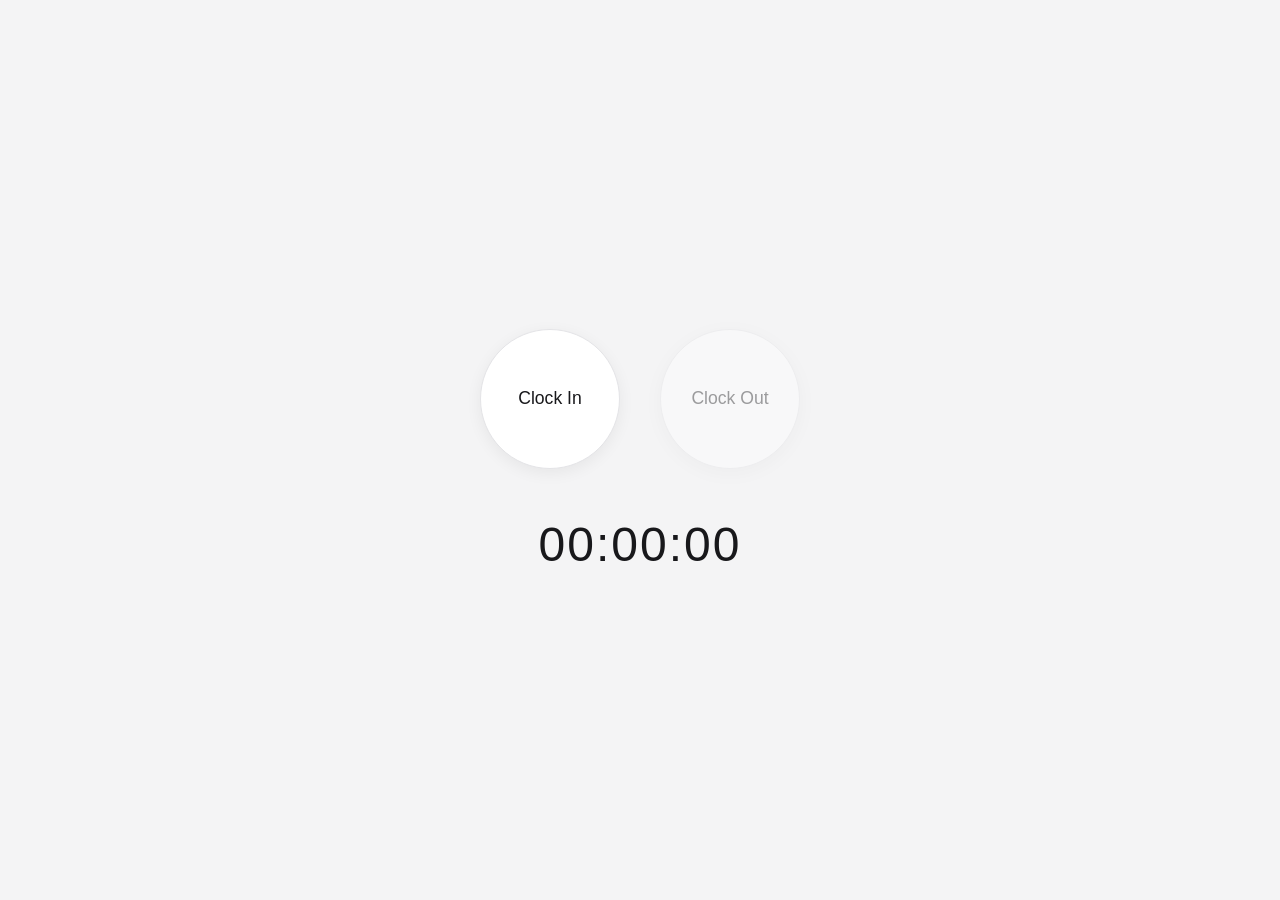
<file: lockin/index.html>
<!DOCTYPE html>
<html lang="en">
<head>
  <meta charset="UTF-8" />
  <meta name="viewport" content="width=device-width, initial-scale=1.0" />
  <title>Clock In</title>
  <link rel="stylesheet" href="style.css" />
</head>
<body>
  <main>
    <div class="buttons">
      <button id="clockIn" class="circle">Clock In</button>
      <button id="clockOut" class="circle" disabled>Clock Out</button>
    </div>
    <div id="timer" class="timer">00:00:00</div>
  </main>
  <script src="script.js"></script>
</body>
</html>
</file>
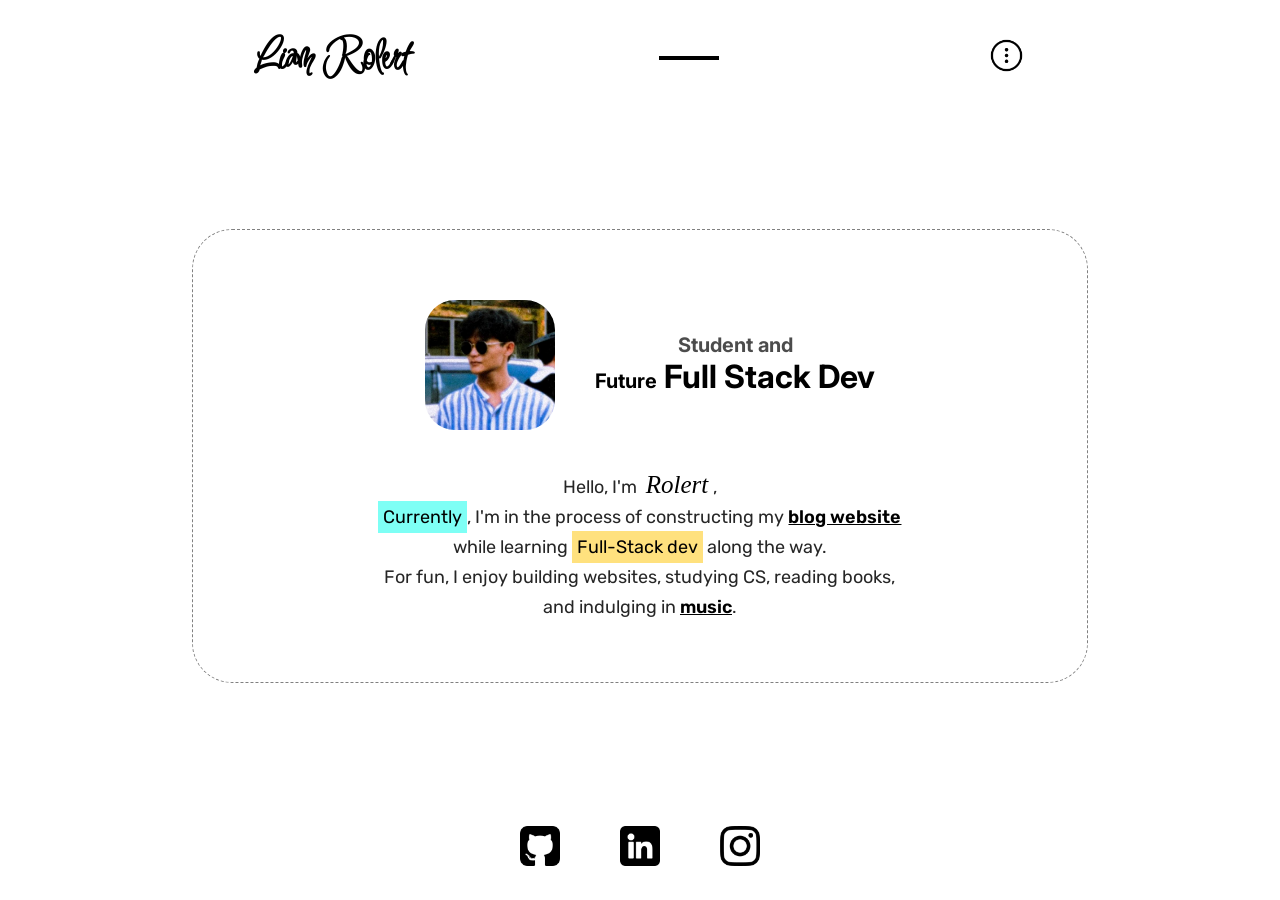
<file: rolert.github.io/index.html>
<!DOCTYPE html>
<html lang="en">
<head>
  <meta charset="UTF-8">
  <meta name="viewport" content="width=device-width, initial-scale=1.0">
  <meta property="og:type" content="website">
  <meta property="og:url" content="https://irrssue.github.io/"> 
  <meta property="og:title" content="Irrssue">
  <meta property="og:description" content="Teenage web developer from the USA">

  <title>Irrssue</title>

  <link rel="icon" href="img/glass-icon.png">


  <link rel="stylesheet" href="main.css">
  <link rel="stylesheet" href="css/navbar.css">
  <link rel="stylesheet" href="css/hero.css">
  <link rel="stylesheet" href="css/social.css">
  <link rel="stylesheet" href="css/dropdown.css">
  <link rel="stylesheet" href="landingpage.css">
  <link rel="stylesheet" href="media/phonescreen.css">
</head>
<body>
  <div class="root">

    <h1 class="landing-text" id="hiText">hello</h1>

    <!-- <h1 class="root__h1">Hi</h1> -->

    <div class="navbar">
      <div class="navbar__logo">
        <h3 class="navbar__logo__h3">Liam Rolert</h3>
      </div>

      <div class="dot"></div>

      <div class="navbar__item">
        <li class="navbar__item-li dropdown">
          <a href="#" class="navbar__item-link"><img src="img/icons/menu.png" alt="Menu Icon" class="navbar__item-img"></a>
          <div class="dropdown-content">
            <a href="mycreations.html" class="navbar__item-link">My Creations</a>
            <a href="https://irrssue.webflow.io" class="navbar__item-link" title="my blog website">Blogs</a>
            <a href="mailto:irrssue@gmail.com" title="This will goes to my email" >Contact Me</a>
          </div>
        </li>
      </div>
    </div>


    <div class="hero">
      <div class="hero__top">
        <img src="img/irrssue.jpeg" alt="Irrssue Profile" class="hero__profile">
        <h1 class="hero__heading">
          <span class="small-text block">Student and </span>
          <div><span class="small-text darken">Future</span> <span class="nowarp">Full Stack</span> Dev</div>
        </h1>
      </div>

      <div class="hero__bottom">
        <div class="hero__bottom-text">
          <p class="hero__bottom_text-first">Hello, I'm <span class="name">Rolert</span>,</p>
          <p class="hero__bottom_text-second"><mark>Currently</mark>, I'm in the process of constructing my <a href="https://www.rolertnotes.com" class="link underline">blog website</a> while learning <mark id="mark2">Full-Stack dev</mark> along the way.</p>
          <p class="hero__bottom_text-third">For fun, I enjoy building websites, studying CS, reading books, and indulging in <a href="https://open.spotify.com/playlist/6YWrflWyfmTMghLppKzzBT?si=s-jIIYsaRE-SwYz4mpal2A" class="link underline">music</a>.</p>
        </div>
      </div>
    </div>

    <div class="social">
      <li class="social__li">
        <a href="https://github.com/irrssue" class="social__li-link">
          <img src="img/icons/github.png" alt="github icon">
        </a>
      </li>
      <li class="social__li">
        <a href="https://linkedin.com/in/irrssue" class="social__li-link">
          <img src="img/icons/linkedin.png" alt="linkedin icon">
        </a>
      </li>
      <li class="social__li">
        <a href="https://instagram.com/irrssue" class="social__li-link">
          <img src="img/icons/instagram.png" alt="instagram icon">
        </a>
      </li>
    </div>



  
  </div>
  <script>
    // Hide the text after a delay
    setTimeout(() => {
      const hiText = document.getElementById('hiText');
      hiText.style.opacity = 0; // Start opacity transition
      setTimeout(() => {
        hiText.remove(); // Remove element after opacity transition
      }, 700);
    }, 700);
      // Close the dropdown menu when clicking outside of it
  window.onclick = function(event) {
    if (!event.target.matches('.navbar__item-link')) {
      var dropdowns = document.getElementsByClassName("dropdown-content");
      for (var i = 0; i < dropdowns.length; i++) {
        var openDropdown = dropdowns[i];
        if (openDropdown.style.display === "block") {
          openDropdown.style.display = "none";
        }
      }
    }
  }
  </script>
</body>
</html>
</file>
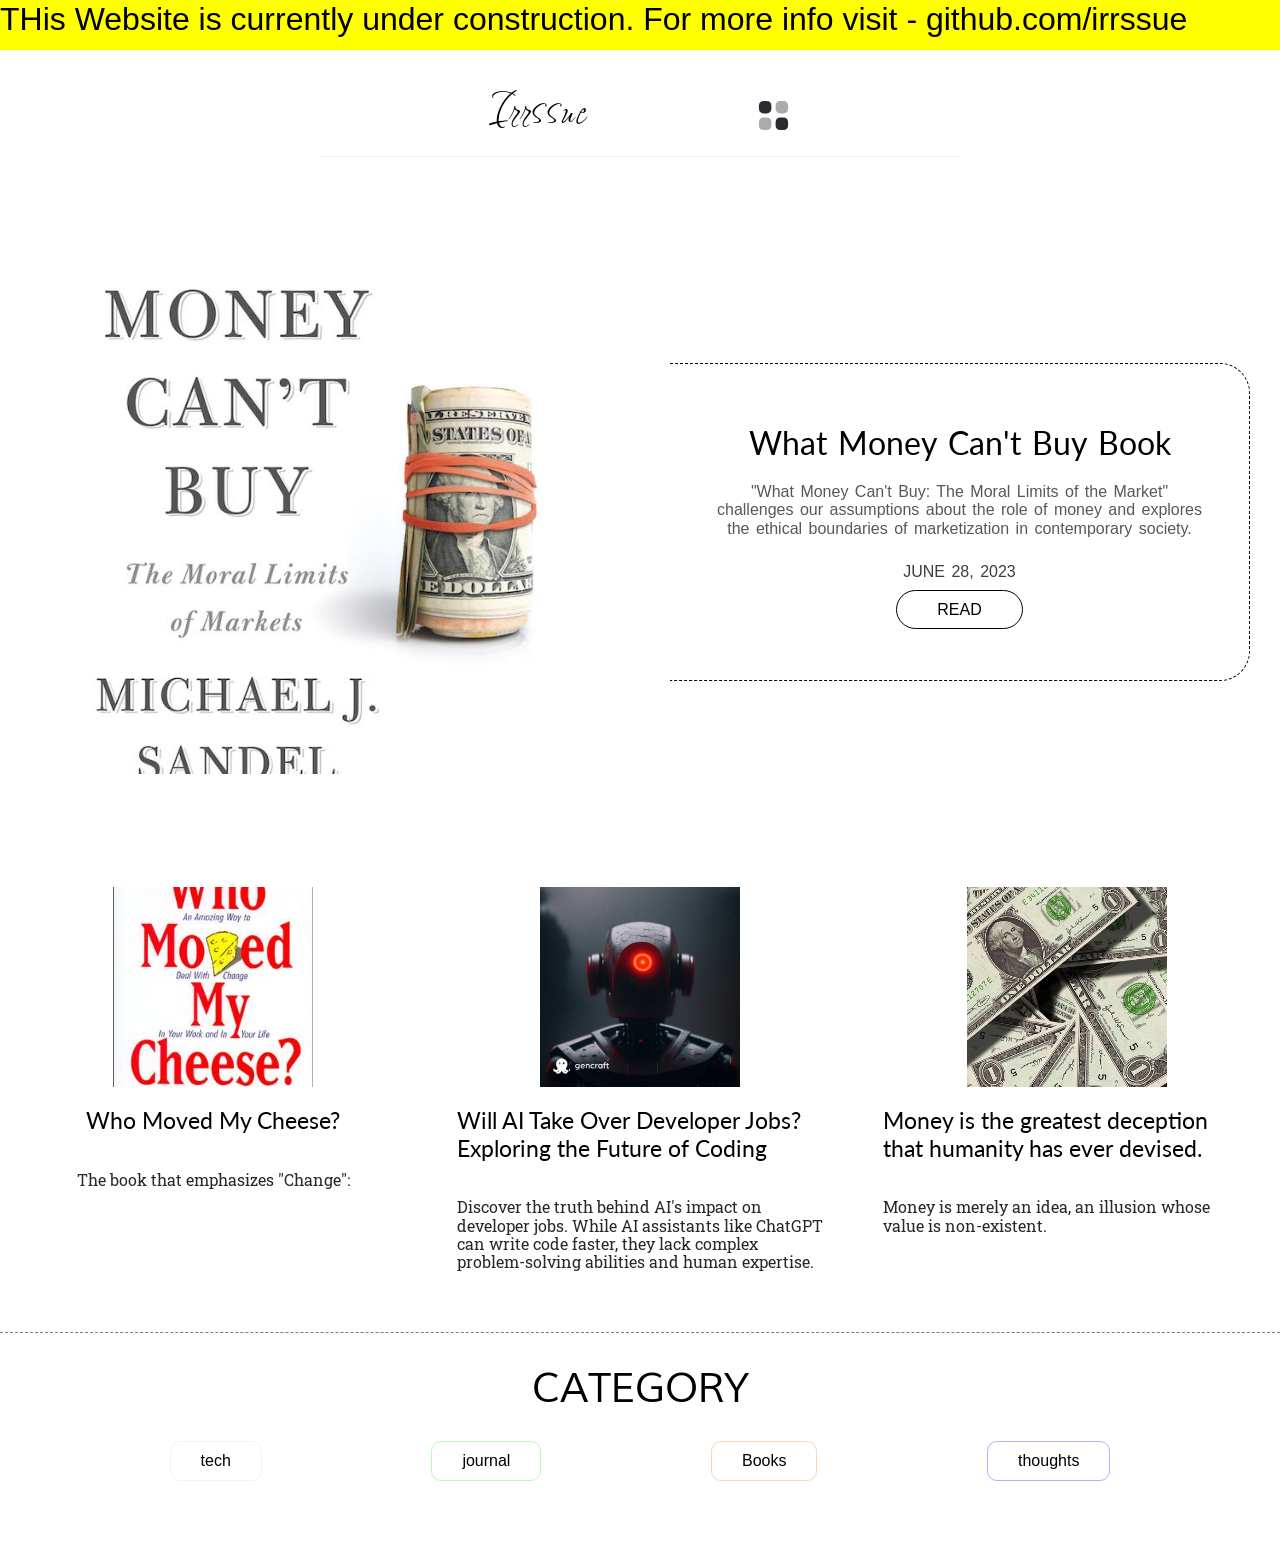
<file: rolertnotes/index.html>
<!DOCTYPE html>
<html lang="en">
<head>
  <meta charset="UTF-8">
  <meta name="viewport" content="width=device-width, initial-scale=1.0">
  <link rel="stylesheet" href="bootstrap-5.3.2-dist/css/bootstrap.css">

  <!-- I need to add website icon here -->
  <link rel="stylesheet" href="css/style.css">
  <link rel="stylesheet" href="css/navbar.css">
  <link rel="stylesheet" href="css/face.css">
  <link rel="stylesheet" href="css/blog-gallery.css">
  <link rel="stylesheet" href="css/category-gallery.css">
  <title>Rolert Notes</title>
</head>

<body>

    <div class="underconstruction">
        <h1 class="heading-info">THis Website is currently under construction. For more info visit - github.com/irrssue </h1>
    </div>

    <header class="logo">
        <a href="https://irrssue.github.io" class="logo-link">
            <h1 class="logo-text" title="my personal web">Irrssue</h1>
        </a>

        <nav class="navbar">
            <div class="menu-toggle" id="mobile-menu">
                <span class="bar"></span>
                <span class="bar"></span>
                <span class="bar"></span>
            </div>
            <div class="nav-list">
                <div class="nav-list-container"><a href="allblogs.html" class="nav-link" id="category-icon"><img src="icons/category-svgrepo-com.svg" alt="category" class="nav-icon"  title="category"></a></div>
            </div>
        </nav>
   </header>

   <div class="face">
    <a href="blogs/whatmoneycantbuy/whatmoneycantbuy.html" class="face-img"></a>
    <div class="face-body">
        <h1 class="face-body-h1">What Money Can't Buy Book</h1>
        <p class="face-body-p">
            "What Money Can't Buy: The Moral Limits of the Market" challenges our assumptions about the role of money and explores the ethical boundaries of marketization in contemporary society.
            
            <span class="date">June 28, 2023</span>
        </p>

        
        <a href="blogs/whatmoneycantbuy/whatmoneycantbuy.html" class="read-btn">Read</a>
    </div>
   </div>


   <div class="blog-gallery">
        <div class="blog">
            <div class="image-container first">
                <a href="blogs/whomovedmycheese/whomovedmycheese.html" class="link-to-blog"></a>
            </div>
            <h1 class="blog-gallery-h1">
                Who Moved My Cheese?
            </h1>
            <p class="blog-gallery-p">
                The book that emphasizes "Change":
            </p>
        </div>
        <div class="blog">
            <div class="image-container second">
                <a href="blogs/willaitakeoverjob/willaitakeoverjobs.html" class="link-to-blog"></a>
            </div>
            <h1 class="blog-gallery-h1">
                Will AI Take Over Developer Jobs? Exploring the Future of Coding
            </h1>
            <p class="blog-gallery-p">
                Discover the truth behind AI's impact on developer jobs. While AI assistants like ChatGPT can write code faster, they lack complex problem-solving abilities and human expertise. 
            </p>
        </div>
        <div class="blog">
            <div class="image-container third">
                <a href="blogs/moneythegreatestdeception/moneythegreatestdeception.html" class="link-to-blog"></a>
            </div>
            <h1 class="blog-gallery-h1">
                Money is the greatest deception that humanity has ever devised. 
            </h1>
            <p class="blog-gallery-p">
                Money is merely an idea, an illusion whose value is non-existent.
            </p>
        </div>
   </div>

   <div class="category-gallery">
    <h1 class="category-gallery-h1">category</h1>
    <div class="category-gallery-container">
        <a href="category/tech.html" class=" category category-tech">tech</a>
        <a href="category/journal.html" class=" category category-journal">journal</a>
        <a href="category/books.html" class=" category category-books">Books</a>
        <a href="category/thoughts.html" class=" category category-thoughts">thoughts</a>
    </div>
   </div>

</body>


<script src="bootstrap-5.3.2-dist/js/bootstrap.bundle.js"></script>
</html>
</file>
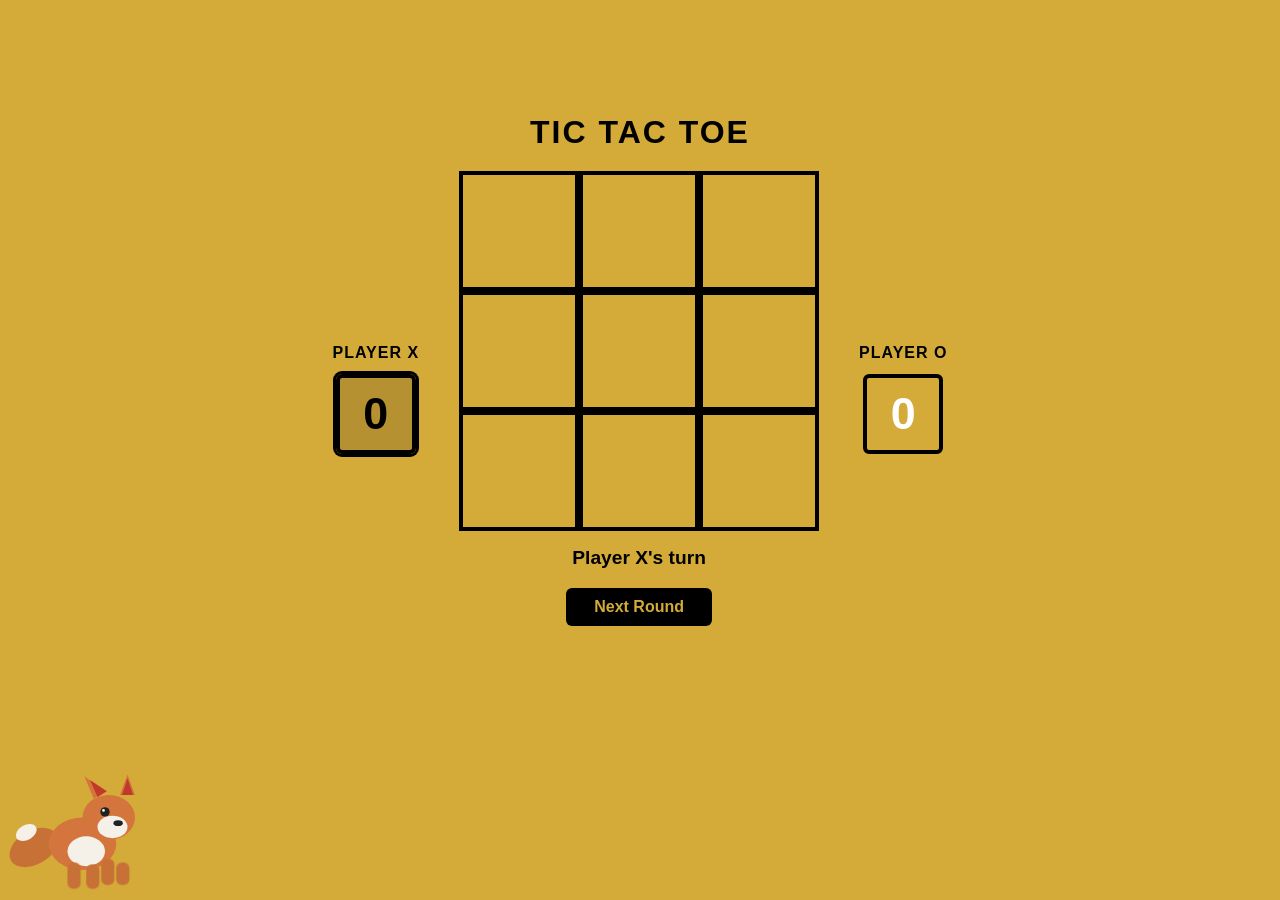
<file: tictactoe/index.html>
<!DOCTYPE html>
<html lang="en">
<head>
  <meta charset="UTF-8" />
  <meta name="viewport" content="width=device-width, initial-scale=1.0" />
  <title>Tic Tac Toe</title>
  <style>
    * {
      margin: 0;
      padding: 0;
      box-sizing: border-box;
    }

    body {
      background-color: #d4aa39;
      min-height: 100vh;
      display: flex;
      flex-direction: column;
      align-items: center;
      justify-content: center;
      font-family: sans-serif;
      gap: 20px;
      padding-bottom: 160px;
    }

    h1 {
      color: #000;
      font-size: 2rem;
      letter-spacing: 2px;
    }

    #game-area {
      display: flex;
      align-items: center;
      gap: 40px;
    }

    .player-panel {
      display: flex;
      flex-direction: column;
      align-items: center;
      gap: 12px;
    }

    .player-label {
      font-size: 1rem;
      font-weight: bold;
      color: #000;
      letter-spacing: 1px;
    }

    .player-symbol {
      width: 80px;
      height: 80px;
      border: 4px solid #000;
      display: flex;
      align-items: center;
      justify-content: center;
      font-size: 2.8rem;
      font-weight: bold;
      border-radius: 6px;
    }

    #player-x .player-symbol { color: #000; }
    #player-o .player-symbol { color: #fff; }

.player-panel.active .player-symbol {
      background-color: rgba(0,0,0,0.15);
      box-shadow: 0 0 0 3px #000;
    }

    #board-wrapper {
      position: relative;
      width: 360px;
      height: 360px;
    }

    #board {
      display: grid;
      grid-template-columns: repeat(3, 120px);
      grid-template-rows: repeat(3, 120px);
      background-color: transparent;
      width: 360px;
      height: 360px;
    }

    .cell {
      background-color: transparent;
      display: flex;
      align-items: center;
      justify-content: center;
      font-size: 3rem;
      font-weight: bold;
      cursor: pointer;
      border: 4px solid #000;
      transition: background-color 0.15s;
    }

    .cell:hover:not(.taken) {
      background-color: rgba(0, 0, 0, 0.08);
    }

    .cell.x { color: #000; }
    .cell.o { color: #fff; }

    #win-line {
      position: absolute;
      background-color: #000;
      border-radius: 4px;
      transform-origin: left center;
      pointer-events: none;
      opacity: 0;
      transition: opacity 0.3s;
    }

    #win-line.show { opacity: 1; }

    #status {
      font-size: 1.2rem;
      font-weight: bold;
      color: #000;
      min-height: 1.6rem;
    }

    #restart {
      padding: 10px 28px;
      font-size: 1rem;
      font-weight: bold;
      background-color: #000;
      color: #d4aa39;
      border: none;
      border-radius: 6px;
      cursor: pointer;
    }

    #restart:hover { background-color: #222; }

    #overall-winner {
      display: none;
      position: fixed;
      inset: 0;
      background: rgba(0,0,0,0.6);
      align-items: center;
      justify-content: center;
      z-index: 10;
    }

    #overall-winner.show { display: flex; }

    #winner-box {
      background: #d4aa39;
      border: 4px solid #000;
      border-radius: 12px;
      padding: 40px 60px;
      text-align: center;
      display: flex;
      flex-direction: column;
      gap: 20px;
    }

    #winner-box h2 {
      font-size: 2.2rem;
      color: #000;
    }

    #winner-box button {
      padding: 12px 32px;
      font-size: 1rem;
      font-weight: bold;
      background: #000;
      color: #d4aa39;
      border: none;
      border-radius: 6px;
      cursor: pointer;
    }

    /* Fox walker */
    #fox-container {
      position: fixed;
      bottom: 0;
      left: 0;
      width: 100%;
      height: 160px;
      pointer-events: none;
      z-index: 100;
      overflow: hidden;
    }

    #fox {
      position: absolute;
      bottom: 0;
      width: 150px;
      height: 150px;
    }

    @keyframes walk-right {
      0%   { left: -90px; }
      100% { left: calc(100vw + 10px); }
    }
    @keyframes walk-left {
      0%   { left: calc(100vw + 10px); }
      100% { left: -90px; }
    }

    #fox.going-right { animation: walk-right 8s linear; }
    #fox.going-left  {
      animation: walk-left 8s linear;
      transform: scaleX(-1);
    }

    /* Fox body leg bob */
    @keyframes leg-bob {
      0%, 100% { transform: translateY(0); }
      50%       { transform: translateY(-4px); }
    }
    #fox svg { animation: leg-bob 0.35s ease-in-out infinite; }

  </style>
</head>
<body>
  <h1>TIC TAC TOE</h1>

  <div id="game-area">
    <!-- Player X -->
    <div class="player-panel active" id="player-x">
      <div class="player-label">PLAYER X</div>
      <div class="player-symbol" id="score-x">0</div>
    </div>

    <!-- Board -->
    <div style="display:flex;flex-direction:column;align-items:center;gap:16px;">
      <div id="board-wrapper">
        <div id="board">
          <div class="cell" data-index="0"></div>
          <div class="cell" data-index="1"></div>
          <div class="cell" data-index="2"></div>
          <div class="cell" data-index="3"></div>
          <div class="cell" data-index="4"></div>
          <div class="cell" data-index="5"></div>
          <div class="cell" data-index="6"></div>
          <div class="cell" data-index="7"></div>
          <div class="cell" data-index="8"></div>
        </div>
        <div id="win-line"></div>
      </div>
      <div id="status">Player X's turn</div>
      <button id="restart">Next Round</button>
    </div>

    <!-- Player O -->
    <div class="player-panel" id="player-o">
      <div class="player-label">PLAYER O</div>
      <div class="player-symbol" id="score-o">0</div>
    </div>
  </div>


  <!-- Fox walker -->
  <div id="fox-container">
    <div id="fox">
      <svg viewBox="0 0 80 80" xmlns="http://www.w3.org/2000/svg">
        <!-- Tail -->
        <ellipse cx="18" cy="52" rx="14" ry="9" fill="#c87137" transform="rotate(-30 18 52)"/>
        <ellipse cx="14" cy="44" rx="6" ry="4" fill="#f5f0e8" transform="rotate(-30 14 44)"/>
        <!-- Body -->
        <ellipse cx="44" cy="50" rx="18" ry="14" fill="#d4753d"/>
        <!-- White belly -->
        <ellipse cx="46" cy="54" rx="10" ry="8" fill="#f5f0e8"/>
        <!-- Head -->
        <ellipse cx="58" cy="36" rx="14" ry="12" fill="#d4753d"/>
        <!-- Ears -->
        <polygon points="50,26 45,14 56,22" fill="#d4753d"/>
        <polygon points="52,25 48,16 57,22" fill="#c0392b"/>
        <polygon points="64,24 68,13 72,24" fill="#d4753d"/>
        <polygon points="65,24 68,15 71,24" fill="#c0392b"/>
        <!-- Face white -->
        <ellipse cx="60" cy="41" rx="8" ry="6" fill="#f5f0e8"/>
        <!-- Eyes -->
        <circle cx="56" cy="33" r="2.5" fill="#222"/>
        <circle cx="55.2" cy="32.2" r="0.7" fill="#fff"/>
        <!-- Nose -->
        <ellipse cx="63" cy="39" rx="2.5" ry="1.5" fill="#222"/>
        <!-- Legs -->
        <rect x="36" y="60" width="7" height="14" rx="3" fill="#c87137" class="leg-back-left"/>
        <rect x="46" y="61" width="7" height="13" rx="3" fill="#c87137" class="leg-back-right"/>
        <rect x="54" y="58" width="7" height="14" rx="3" fill="#c87137" class="leg-front-left"/>
        <rect x="62" y="60" width="7" height="12" rx="3" fill="#c87137" class="leg-front-right"/>
      </svg>
    </div>
  </div>

  <!-- Overall winner overlay -->
  <div id="overall-winner">
    <div id="winner-box">
      <h2 id="winner-text"></h2>
      <button id="new-game">New Game</button>
    </div>
  </div>

  <script>
    const cells = document.querySelectorAll('.cell');
    const status = document.getElementById('status');
    const restartBtn = document.getElementById('restart');
    const winLine = document.getElementById('win-line');
    const scoreX = document.getElementById('score-x');
    const scoreO = document.getElementById('score-o');
    const panelX = document.getElementById('player-x');
    const panelO = document.getElementById('player-o');
    const overallWinner = document.getElementById('overall-winner');
    const winnerText = document.getElementById('winner-text');
    const newGameBtn = document.getElementById('new-game');

    let board = Array(9).fill(null);
    let current = 'X';
    let gameOver = false;
    let scores = { X: 0, O: 0 };

    const winCombos = [
      [0,1,2],[3,4,5],[6,7,8],
      [0,3,6],[1,4,7],[2,5,8],
      [0,4,8],[2,4,6]
    ];

    function cellCenter(i) {
      return { x: (i % 3) * 120 + 60, y: Math.floor(i / 3) * 120 + 60 };
    }

    function drawWinLine(a, c) {
      const s = cellCenter(a), e = cellCenter(c);
      const dx = e.x - s.x, dy = e.y - s.y;
      const len = Math.sqrt(dx*dx + dy*dy);
      const angle = Math.atan2(dy, dx) * 180 / Math.PI;
      winLine.style.width = len + 'px';
      winLine.style.height = '6px';
      winLine.style.left = s.x + 'px';
      winLine.style.top = s.y + 'px';
      winLine.style.transform = `translateY(-50%) rotate(${angle}deg)`;
      winLine.classList.add('show');
    }

    function checkWinner() {
      for (const [a,b,c] of winCombos) {
        if (board[a] && board[a] === board[b] && board[a] === board[c])
          return { winner: board[a], combo: [a,b,c] };
      }
      return board.every(Boolean) ? { winner: 'Draw', combo: null } : null;
    }

    function setActivePanel(player) {
      panelX.classList.toggle('active', player === 'X');
      panelO.classList.toggle('active', player === 'O');
    }

    cells.forEach(cell => {
      cell.addEventListener('click', () => {
        const i = +cell.dataset.index;
        if (gameOver || board[i]) return;

        board[i] = current;
        cell.textContent = current;
        cell.classList.add(current.toLowerCase(), 'taken');

        const result = checkWinner();
        if (result) {
          gameOver = true;
          if (result.winner === 'Draw') {
            status.textContent = "It's a draw!";
          } else {
            scores[result.winner]++;
            scoreX.textContent = scores.X;
            scoreO.textContent = scores.O;
            status.textContent = `Player ${result.winner} wins this round!`;
            drawWinLine(result.combo[0], result.combo[2]);

            if (scores[result.winner] >= 3) {
              setTimeout(() => {
                winnerText.textContent = `Player ${result.winner} wins the game!`;
                overallWinner.classList.add('show');
              }, 600);
            }
          }
        } else {
          current = current === 'X' ? 'O' : 'X';
          status.textContent = `Player ${current}'s turn`;
          setActivePanel(current);
        }
      });
    });

    function resetRound() {
      board = Array(9).fill(null);
      gameOver = false;
      cells.forEach(cell => {
        cell.textContent = '';
        cell.className = 'cell';
      });
      winLine.classList.remove('show');
      status.textContent = `Player ${current}'s turn`;
      setActivePanel(current);
    }

    restartBtn.addEventListener('click', resetRound);

    newGameBtn.addEventListener('click', () => {
      scores = { X: 0, O: 0 };
      scoreX.textContent = 0;
      scoreO.textContent = 0;
      current = 'X';
      overallWinner.classList.remove('show');
      resetRound();
    });

    // Fox walk animation
    const fox = document.getElementById('fox');
    let goingRight = true;

    function walkFox() {
      fox.className = goingRight ? 'going-right' : 'going-left';
      const duration = 8000;
      setTimeout(() => {
        goingRight = !goingRight;
        walkFox();
      }, duration);
    }

    walkFox();

    // Animate legs with staggered bob
    const legs = document.querySelectorAll('#fox .leg-back-left, #fox .leg-back-right, #fox .leg-front-left, #fox .leg-front-right');
    legs.forEach((leg, i) => {
      leg.style.animation = `leg-bob 0.35s ease-in-out ${i % 2 === 0 ? '0s' : '0.175s'} infinite`;
      leg.style.transformOrigin = 'top center';
    });
  </script>
</body>
</html>
</file>
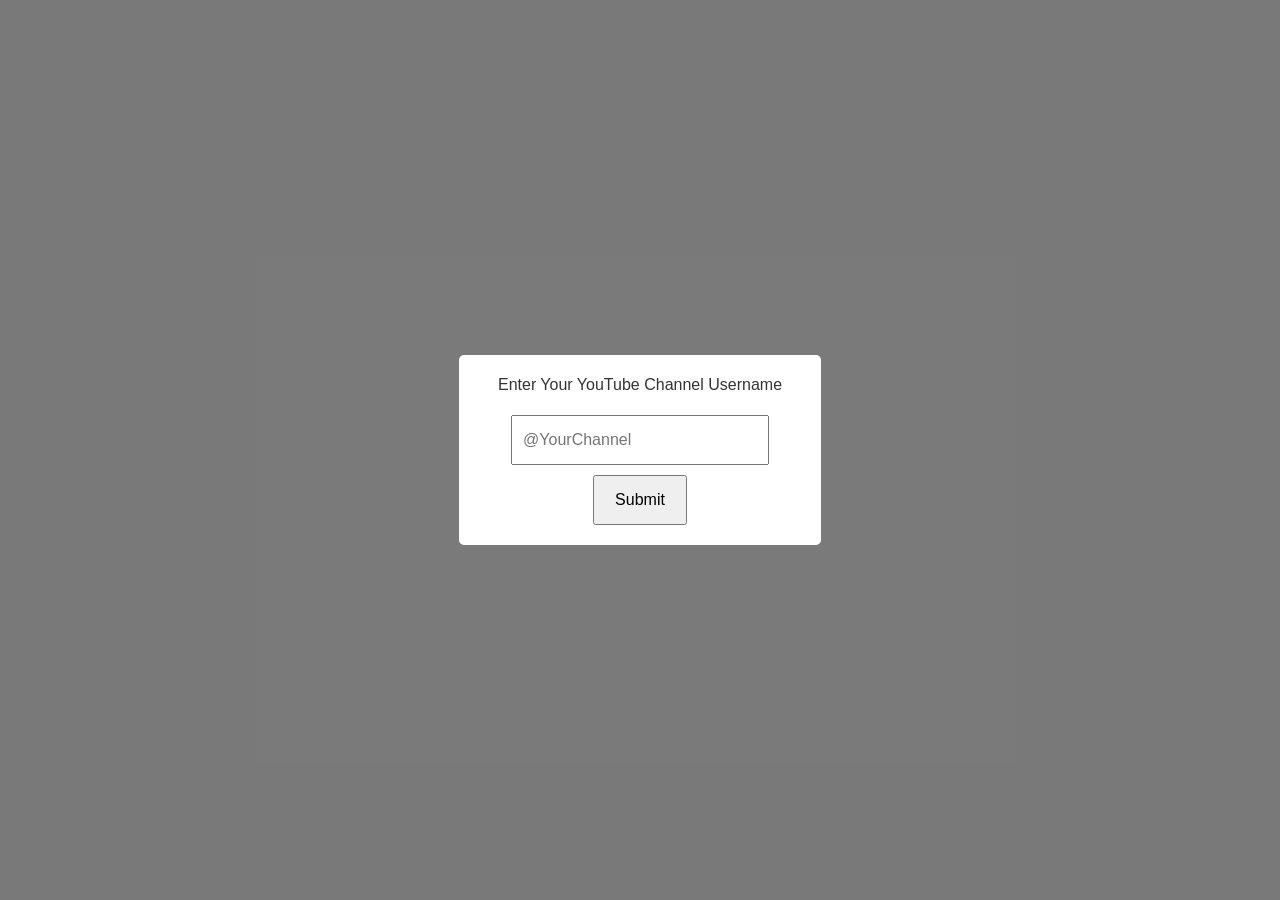
<file: YouTube-subscribers-count/index.html>
<!DOCTYPE html>
<html lang="en">
<head>
  <meta charset="UTF-8">
  <meta name="viewport" content="width=device-width, initial-scale=1.0">
  <title>SubCount</title>

  <script defer src="script.js"></script>


  <link rel="preconnect" href="https://fonts.googleapis.com">
<link rel="preconnect" href="https://fonts.gstatic.com" crossorigin>
<link href="https://fonts.googleapis.com/css2?family=Comfortaa:wght@300..700&display=swap" rel="stylesheet">
<link rel="preconnect" href="https://fonts.googleapis.com">
<link rel="preconnect" href="https://fonts.gstatic.com" crossorigin>
<link href="https://fonts.googleapis.com/css2?family=Figtree:ital,wght@0,300..900;1,300..900&display=swap" rel="stylesheet">

<link rel="stylesheet" href="model.css">
<link rel="stylesheet" href="assets/css/style.css">
<link rel="stylesheet" href="root.css">

</head>
<body>
<!-- Modal Popup for entering YouTube channel username -->
<div id="popup-modal" class="modal">
  <div class="modal-content">
    <h2>Enter Your YouTube Channel Username</h2>
    <input type="text" id="channel-username" placeholder="@YourChannel" />
    <button onclick="submitUsername()">Submit</button>
  </div>
</div>

<!-- Main content for displaying subscriber count -->
<div class="root" id="main-content" style="display:none;">
  <h1 class="title">Current Subscriber</h1>
  <div class="display-box">
    <p id="subscriber-count">Subscribers: N/A</p>
    <a id="view-channel" class="view-channel" href="#" target="_blank">View Channel</a>
  </div>
</div>
</body>
</html>
</file>
<file: lockin/style.css>
* {
  margin: 0;
  padding: 0;
  box-sizing: border-box;
}

body {
  background: #f4f4f5;
  font-family: -apple-system, BlinkMacSystemFont, "Segoe UI", Roboto, sans-serif;
  color: #18181b;
}

main {
  min-height: 100vh;
  display: flex;
  flex-direction: column;
  align-items: center;
  justify-content: center;
  gap: 3rem;
}

.buttons {
  display: flex;
  gap: 2.5rem;
}

.circle {
  width: 140px;
  height: 140px;
  border-radius: 50%;
  background: #ffffff;
  border: 1px solid #e4e4e7;
  box-shadow: 0 4px 16px rgba(0, 0, 0, 0.06);
  font-size: 1.1rem;
  font-weight: 500;
  color: #18181b;
  cursor: pointer;
  transition: transform 0.1s ease, box-shadow 0.2s ease;
}

.circle:hover:not(:disabled) {
  box-shadow: 0 6px 22px rgba(0, 0, 0, 0.1);
}

.circle:active:not(:disabled) {
  transform: scale(0.96);
}

.circle:disabled {
  opacity: 0.4;
  cursor: not-allowed;
}

.timer {
  font-size: 3rem;
  font-weight: 300;
  font-variant-numeric: tabular-nums;
  letter-spacing: 2px;
}
</file>
<file: rolert.github.io/main.css>
@import url('https://fonts.googleapis.com/css2?family=Rubik:ital,wght@0,300;0,400;0,500;0,600;0,700;0,800;0,900;1,300;1,400;1,500;1,600;1,700;1,800;1,900&display=swap');




/* CSS RESTART */

* {
  padding: 0;
  margin: 0;
  box-sizing: border-box;
}

img {
  max-width: 100%;
}

h1, h2, h3, p {
  font-family: 'Rubik', sans-serif;
}

li {
  list-style-type: none;
}

body {
  scroll-behavior: smooth;
}

.root {
  display: flex;
  flex-direction: column;
  align-items: center;
  justify-content: space-between;
  min-height: 100vh;
  background-color: white;
  overflow: hidden;
}

/* PRESETS */

.dot {
  min-width: 60px;
  border: 2px solid black;
}

.small-text {
  font-size: 20px;
  color: rgba(0, 0, 0, 0.7);
}

.block {
  display: block;
}

.darken {
  color: rgb(0, 0, 0);
}

.link {
  color: black;
  text-decoration: none;
}

.underline {
  font-weight: 600;
  text-decoration: underline;
}

.underline:hover {
  transition: all 0.25s ease-in-out;
  border-radius: 5px;
  background: rgba(24, 25, 25, 0.163);
}

.name {
  position: relative;

  font-family: 'Times New Roman', Times, serif;
  font-style: italic;
  font-size: 25px;
  color: black;
  padding: 5px;
}

.name::before{
  content:"";
  z-index:-1;
  left:-0.5em;
  top:-0.1em;
  border-width:2px;
  border-style:solid;
  border-color:red;
  position:absolute;
  border-right-color:transparent;
  width:100%;
  height:1em;
  transform:rotate(2deg);
  opacity:0.7;
  border-radius:50%;
  padding:0.1em 0.25em;
}

.name::after{
  content:"";
  z-index:-1;
  left:-0.5em;
  top:0.1em;
  padding:0.1em 0.25em;
  border-width:2px;
  border-style:solid;
  border-color:red;
  border-left-color:transparent;
  border-top-color:transparent;
  position:absolute;
  width:100%;
  height:1em;
  transform:rotate(-1deg);
  opacity:0.7;
  border-radius:50%;
}

.nowarp {
  white-space: nowrap;
}
</file>
<file: rolert.github.io/css/navbar.css>
@import url('https://fonts.googleapis.com/css2?family=Lato:ital,wght@0,100;0,300;0,400;0,700;0,900;1,100;1,300;1,400;1,700;1,900&display=swap');
@import url('https://fonts.googleapis.com/css2?family=Inspiration&display=swap');


.navbar {
  width: 60%;

  display: flex;
  justify-content: space-between;
  align-items: center;

  margin: 30px auto 30px auto;
}

.navbar__logo__h3 {
  font-size: 2.7rem;
  font-family:'Inspiration', 'Tomplank';
}

.navbar__item {
  display: flex;
  justify-content: center;
  align-items: center;
  gap: 20px;
}

.navbar__item-li {
  list-style-type: none;
  margin-left: 20px;
}

.navbar__item-link {
  text-decoration: none;
  color: black;
  
  font-family: 'Lato', sans-serif;
  word-spacing: 5px;
}

.navbar__item-link:hover {
  text-decoration: underline;
  text-underline-offset: 5px;
  color: rgba(47, 47, 47, 0.579);

  transition: all 0.1s ease-in-out;
}
</file>
<file: rolert.github.io/css/hero.css>
@import url('https://fonts.googleapis.com/css2?family=Bodoni+Moda:ital,opsz,wght@0,6..96,500;0,6..96,700;1,6..96,600&display=swap');
@import url('https://fonts.googleapis.com/css2?family=Inter:wght@400;700&display=swap');



.hero {
  border: 1px dashed gray;
  border-radius: 40px;

  display: flex;
  flex-direction: column;
  align-items: center;

  width: 70%;
  margin: 0 auto;
}

.hero__top {
  margin-top: 50px;

  display: flex;
  flex-direction: row;
  justify-content: center;
}

.hero__profile {
  max-width: 130px;
  height: auto;
  border-radius: 30px;

  margin: 20px;
}

.hero__heading {
  display: flex;
  flex-direction: column;
  justify-content: center;
  align-items: center;
  font-family: 'Inter', sans-serif;
  font-size: 2rem;
  margin-left: 20px;
  text-align: center;
}

.hero__bottom {
  width: 60%;
  margin: auto;
  font-family: 'Times New Roman', Times;
  margin-top: 20px;

  margin-bottom: 60px;

  line-height: 30px;
}

.hero__bottom-text {
  font-size: 18px;
  text-align: center;

  color: rgba(0, 0, 0, 0.850);

  display: flex;
  flex-direction: column;
  justify-content: center;
  align-items: center;
}

mark {
  padding: 5px;
  -webkit-animation: 1.5s highlight 3s 1 normal forwards;
          animation: 1.5s highlight 3s 1 normal forwards;
  background-color: none;
  background: linear-gradient(90deg, #7efff5 50%, rgba(255, 255, 255, 0) 50%);
  background-size: 200% 100%;
  background-position: 100% 0;
}

@keyframes highlight {
  to {
    background-position: 0 0;
  }
}

#mark2 {
  padding: 5px;
  -webkit-animation: 1.5s highlight2 5.5s 1 normal forwards;
          animation: 1.5s highlight2 5.5s 1 normal forwards;
  background-color: none;
  background: linear-gradient(90deg, #ffe17e 50%, rgba(255, 255, 255, 0) 50%);
  background-size: 200% 100%;
  background-position: 100% 0;
}

@-webkit-keyframes highlight2 {
  to {
    background-position: 0 0;
  }
}

@keyframes highlight2 {
  to {
    background-position: 0 0;
  }
}
</file>
<file: rolert.github.io/css/social.css>
.social {
  margin: 30px auto;

  display: flex;
  justify-content: center;
}

.social__li-link img {
  width: 40px;
  margin: auto 30px auto 30px;
}
</file>
<file: rolert.github.io/css/dropdown.css>
/* Hide the dropdown content by default */
.dropdown-content {
  display: none;
  position: absolute;
  background-color: #f9f9f9;
  min-width: 160px;
  box-shadow: 0px 8px 16px 0px rgba(0,0,0,0.2);
}

/* Style the dropdown links */
.dropdown-content a {
  padding: 12px 16px;
  text-decoration: none;
  display: block;
  color: #333;
}

/* Change color on hover */
.dropdown-content a:hover {
  background-color: #ddd;
}

/* Show the dropdown menu when hovering over the "More" link */
.dropdown:hover .dropdown-content {
  display: block;
}


.navbar__item-img {
  width: 35px;
  height: auto;
}
</file>
<file: rolert.github.io/landingpage.css>
@import url('https://fonts.googleapis.com/css2?family=Waiting+for+the+Sunrise&display=swap');



.landing-text {
  padding: 0;
  margin: 0;

  font-size: clamp(17em, 20em, 30em);
  color: white;
  opacity: 1;
  position: absolute;

  
  width: 100vw;
  height: 100vh;
  text-align: center;
  display: flex;
  align-items: center;
  justify-content: center;

  z-index: 10;

  background: rgba(0, 0, 0, 0.89);

  transition: opacity 3s ease-in-out;
}

#hiText {
  font-family: 'Waiting for the Sunrise', cursive;
  letter-spacing: 20px;
  
}
/* 
.hide {
  opacity: 0;
  display: none;
} */
</file>
<file: rolert.github.io/media/phonescreen.css>
@media screen and (max-width: 580px) {

  .root {
    min-height: 100vh;
  }

  .navbar {
    width: 80vw;
    margin: 30px auto;

    display: flex;
    flex-direction: column;
    justify-content: center;
    align-items: center;
  }

  .navbar__logo__h3 {
    text-align: center;
    margin-bottom: 20px;
    font-size: clamp(1.5rem, 2rem, 3rem);
  }

  .dot {
    display: none;
  }

  .navbar__item {
    margin: auto;
  }

  .navbar__item-img {
    width: 25px;
    height: auto;
  }


  /* FOR HERO PART */


  .hero {
    border: none;
    width: 90%;

  }
  .hero__profile {
    max-width: 150px;
    height: auto;
  }
  .hero__heading {
    font-size: 1.7rem;
  }

  .hero__top {
    margin-top: 10px;

    display: flex;
    flex-direction: column;
    justify-content: center;
    align-items: center;

    padding-bottom: 20px;
  }

  .hero__bottom {
    width: 83%;
  }

  .hero__bottom-text {
    font-size: 15px;
  }


  /* LANDING PAGE */
  .landing-text {
    font-size: clamp(5rem, 7rem, 10rem);
  }
}
</file>
<file: rolertnotes/css/style.css>
@import url('https://fonts.googleapis.com/css2?family=Fuggles&display=swap');
@import url('https://fonts.googleapis.com/css2?family=Lato:ital,wght@0,100;0,300;0,400;0,700;0,900;1,100;1,300;1,400;1,700;1,900&family=Work+Sans:ital,wght@0,100;0,200;0,300;0,400;0,500;0,600;0,700;0,800;0,900;1,100;1,200;1,300;1,400;1,500;1,600;1,700;1,800;1,900&display=swap');
@import url('https://fonts.googleapis.com/css2?family=Lato:ital,wght@0,100;0,300;0,400;0,700;0,900;1,100;1,300;1,400;1,700;1,900&display=swap');
@import url('https://fonts.googleapis.com/css2?family=Roboto+Slab:wght@100;200;300;400;500;600;700;800;900&display=swap');
@import url('https://fonts.googleapis.com/css2?family=Mooli&display=swap');


/*! Using Meyer's CSS resets */
/*? minireset.css v0.0.6 | MIT License | github.com/jgthms/minireset.css */

html, body, p, ol, ul, li, dl, dt, dd, blockquote, figure, fieldset, legend, textarea, pre, iframe, hr, h1, h2, h3, h4, h5, h6, ul, ol, dl, address, blockquote, pre, figure, table, caption, tbody, tfoot, thead, tr, th, td {
  margin: 0;
  padding: 0;
}

/* h1, h2, h3, h4, h5, h6, ul, ol, dl, address, blockquote, pre, figure, hr, p, fieldset, table, caption {
  margin-bottom: 1em;
}    modified this by Irrssue
      I don't wants that margin-bottom */   

ul, ol {
  padding-left: 2em;
}

h1, h2, h3, h4, h5, h6, ul, ol, dl, address, blockquote, pre, hr, figure, p, fieldset, table, caption, th, td {
  box-sizing: border-box;
}

html {
  font-size: 100%;
}

body {
  line-height: 1.15;
  text-align: left;
  background-color: white;
  color: black;
}

body, button, input, select, textarea {
  font-family: sans-serif;
}

h1, h2, h3, h4, h5, h6 {
  font-size: 1em;
  font-weight: normal;
}

h1 { font-size: 2em; }
h2 { font-size: 1.5em; }
h3 { font-size: 1.17em; }
h4 { font-size: 1em; }
h5 { font-size: 0.83em; }
h6 { font-size: 0.75em; }

abbr[title] {
  text-decoration: underline dotted;
}

b, strong {
  font-weight: bolder;
}

code, kbd, samp, pre {
  font-family: monospace;
  font-size: 1em;
}

small {
  font-size: 0.83em;
}

sub, sup {
  font-size: 75%;
  line-height: 0;
  position: relative;
  vertical-align: baseline;
}

sub { bottom: -0.25em; }
sup { top: -0.5em; }

audio, canvas, iframe, img, svg, video {
  vertical-align: middle;
}

audio, video {
  display: inline-block;
}

audio:not([controls]) {
  display: none;
  height: 0;
}

iframe {
  border: 0;
}

img {
  border-style: none;
}

svg:not(:root) {
  overflow: hidden;
}

table {
  border-collapse: collapse;
  border-spacing: 0;
}

button, input, select, textarea {
  margin: 0;
}

button {
  overflow: visible;
  text-transform: none;
}

button, select {
  text-align: left;
}

button, [type="button"], [type="reset"], [type="submit"] {
  cursor: pointer;
}

::-moz-focus-inner {
  border-style: none;
  padding: 0;
}

:-moz-focusring {
  outline: 1px dotted ButtonText;
}

::-webkit-inner-spin-button,
::-webkit-outer-spin-button {
  height: auto;
}

[disabled] {
  cursor: not-allowed;
}

textarea {
  overflow: auto;
  resize: vertical;
}

[type="checkbox"],
[type="radio"] {
  box-sizing: border-box;
  padding: 0;
}

[type="number"]::-webkit-inner-spin-button,
[type="number"]::-webkit-outer-spin-button {
  margin: 0;
}

[type="search"] {
  outline-offset: -2px;
  -webkit-appearance: none;
}

[type="search"]::-webkit-search-decoration {
  -webkit-appearance: none;
}

::-webkit-file-upload-button {
  -webkit-appearance: button;
  font: inherit;
}

details,
menu {
  display: block;
}

summary {
  display: list-item;
}

canvas {
  display: inline-block;
}

template {
  display: none;
}

[hidden] {
  display: none;
}


/* CSS RESET OVER */


:root {
  --Header: 'Lato', sans-serif;
  --Body: 'Roboto Slab', serif;
  --Category: 'Mooli', sans-serif;
}

.underconstruction {
  width: 100%;
  height: 50px;
  background: yellow;
}
</file>
<file: rolertnotes/css/navbar.css>
.logo {
  max-width: 50%;

  display: flex;
  flex-direction: row;
  justify-content: space-evenly;
  align-items: center;
  text-align: center;
  margin: 10px auto 0 auto;

  border-bottom: 0.5px solid rgba(167, 167, 167, 0.12);
}

.logo-link {
  text-decoration: none;
  color: black;
}

.logo-text {
  font-family: 'Fuggles';
  font-size: 60px;
}



.nav-list {
  max-width: 100%;

  display: flex;
  flex-direction: row;
  justify-content: center;
  align-items: center;

  margin: 20px auto 5px auto;
  padding: 10px 0;
}

.nav-list-container {
  margin: auto;
  transition: all 0.18s ease-in-out;
}

.nav-link:active {
  transform: translateY(-5px);
}

.nav-list-container:hover {
  transform: translatey(-5px);
}

.nav-icon {
  max-width: 35px;
}
</file>
<file: rolertnotes/css/face.css>
.face {
  display: grid;
  grid-template-columns: 1fr 1fr;
  margin: 50px auto;
  height: 70vh;
}

.face-img {
  width: 80%;
  height: 80%;
  margin: auto;

  border-radius: 10px;

  background-image: url(../blogs/whatmoneycantbuy/whatmoneycantbuy.jpeg);
  background-position: center;
  background-repeat: no-repeat;
  background-size: cover;
}

.face-body {

  text-align: center;
  margin: auto 30px;
  padding: 60px 20px;

  border-radius: 30px;

  /* background: rgba(225, 225, 225, 0.224); */

  border-right: 0.5px dashed black;
  border-top:0.5px dashed black;
  border-bottom: 0.5px dashed black;
  border-top-left-radius: 0px;
  border-bottom-left-radius: 0px;
}

.face-body-h1 {
  word-spacing: 3px;
  font-family: var(--Header);
}

.face-body-p {
  padding: 20px;
  word-spacing: 2px;
  color: rgba(0, 0, 0, 0.658);
}

.date {
  display: block;
  padding-top: 25px;
  text-transform: uppercase;
  color: rgb(61, 61, 61);
}

.read-btn {
  margin-top: 50px;
  text-transform: uppercase;
  text-decoration: none;
  color: black;
  background: white;
  padding: 10px 40px;
  border-radius: 20px;
  border: 0.2px solid black;
}

.read-btn:hover {
  color: white;
  background: black;
}

@media screen and (max-width: 850px) {
  .face {
    display: flex;
    flex-direction: column;
    min-height: 100vh;
    margin: 20px auto;
  }

  .face-img {
    width: 50%;
    height: 50%;
  }

  .face-body {
    border-top: 0.2px solid rgb(121, 121, 121);
    margin: 10px auto;
    background: none;

    margin: auto 16px;

    border-bottom: 0.2px solid rgb(121, 121, 121);
  }

  .face-body-p {
    font-size: 20px;
  }
  .face-body-h1 {
    font-size: 23px;
  }
}

@media screen and (max-width: 520px) {
  .logo-text {
    font-size: 50px;
  }
  .nav-list {
    margin: 5px auto;
  }
  .nav-icon {
    max-width: 23px;
  }

  .face-img {
    width: 40%;
    height: 40%;
    margin: 10px auto;
  }
  .face-body-h1 {
    font-size: 20px;
    margin: 10px;
  }
  
  .face-body-p {
    padding: 5px;
    font-size: 15px;
  }

  .btn-dark {
    margin-top: 10px;
  }

  .face-body {
    margin: 10px auto;
    padding: 10px 10px;
    text-align: center;
  }
}
</file>
<file: rolertnotes/css/blog-gallery.css>
.first {
  background-image: url(../blogs/whomovedmycheese/whomovedmycheese.jpg);
}

.second {
  background-image: url(../blogs/willaitakeoverjob/willaitakeoverjobs.png);
}

.third {
  background-image: url(../blogs/moneythegreatestdeception/moneythegreatestdeception.jpg);
}


/* ************************************* */

.blog-gallery {
  display: grid;
  grid-template-columns: 1fr 1fr 1fr;
}

.blog {
  display: flex;
  flex-direction: column;
  align-items: center;
}

.image-container {
  width: 200px;
  height: 200px;
  background-position: center;
  background-size: cover;
  background-repeat: no-repeat;
}

.blog-gallery-h1 {
  font-size: 23px;
  font-family: var(--Header);
  margin: 20px 30px 6px 30px;
}

.blog-gallery-p {
  font-size: 16px;
  color: rgba(0, 0, 0, 0.845);

  padding: 30px;
  font-family: var(--Body);
}

.blog-gallery-img {
  max-height: 170px;
  width: auto;
  margin: 0 auto;
}
</file>
<file: rolertnotes/css/category-gallery.css>
.category-gallery {
  margin: 30px auto;
  text-align: center;
  border-top: 0.3px dashed rgb(124, 124, 124);
}

.category-gallery-h1 {
  font-family: var(--Category);
  text-transform: uppercase;
  margin: 30px auto 0px auto;
  font-size: 40px;
}

.category-gallery-container {
  display: flex;
  flex-direction: row;
  justify-content: space-evenly;
  align-items: center;
  min-width: 100vw;
  height: 100px;
}

.category {
  display: block;
  text-decoration: none;
  color: rgb(0, 0, 0);
  border-color: rgba(54, 207, 54, 0.39);
}

.category:hover {
  color: rgb(0, 0, 0);
  background: rgba(0, 128, 0, 0.174);
}

.category {
  padding: 10px 30px;
  border-radius: 10px;
}

.category-tech {
  border: 0.5px solid rgba(214, 214, 214, 0.305);
}

.category-tech:hover {
  border: 0.5px solid rgba(214, 214, 214, 0.305);
  background-color: rgba(214, 214, 214, 0.528);
}

.category-journal {
  border: 0.5px solid rgba(0, 255, 0, 0.305);
}

.category-books {
  border: 0.5px solid rgba(224, 124, 23, 0.305);
}

.category-books:hover {
  background-color: rgba(224, 124, 23, 0.105);
}

.category-thoughts {
  border: 0.5px solid rgba(0, 0, 255, 0.305);
}

.category-thoughts:hover {
  background-color: rgba(0, 0, 255, 0.105);
}
</file>
<file: YouTube-subscribers-count/model.css>
.modal {
  display: flex;
  position: fixed;
  z-index: 1;
  left: 0;
  top: 0;
  width: 100%;
  height: 100%;
  background-color: rgba(0, 0, 0, 0.5); /* Dark background */
  justify-content: center;
  align-items: center;
}

.modal-content {
  background-color: white;
  padding: 20px;
  border-radius: 5px;
  text-align: center;
}

.modal-content h2 {
  margin-bottom: 20px;
}

.modal-content input {
  padding: 10px;
  width: 80%;
  margin-bottom: 10px;
}

.modal-content button {
  padding: 10px 20px;
}
</file>
<file: YouTube-subscribers-count/assets/css/style.css>
/* CSS Reset/Preset */
*,
*::before,
*::after {
    box-sizing: border-box;  /* Ensure padding and border are included in element’s width and height */
    margin: 0;
    padding: 0;
    font-family: inherit;    /* Inherit fonts across elements */
    font-size: inherit;      /* Inherit font sizes */
}

html {
    font-size: 100%;  /* 16px default, good for rem units */
    -webkit-font-smoothing: antialiased;  /* Improve text rendering on MacOS and iOS */
    -moz-osx-font-smoothing: grayscale;   /* Improve text rendering on MacOS */
}

body {
    line-height: 1.6;
    font-family: Arial, sans-serif;  /* You can customize the default font */
    background-color: #f4f4f4;       /* Background color for body */
    color: #333;                     /* Basic text color */
    margin: 0;
    padding: 0;
    overflow-x: hidden;              /* Prevent horizontal scroll issues */
}

a {
    text-decoration: none;
    color: inherit;  /* Inherit color so that links match text color by default */
}

ul, ol {
    list-style: none;  /* Remove default list styles */
}

img {
    max-width: 100%;  /* Ensure images are responsive */
    height: auto;
    display: block;
}

/* For better form element handling */
input, button, textarea, select {
    font: inherit;  /* Ensure all form elements inherit the body font */
}

button {
    cursor: pointer;  /* Make buttons have pointer cursor */
}

/* Remove outline on links in Firefox */
a:focus {
    outline: none;
}

/* Typography improvements */
h1, h2, h3, h4, h5, h6 {
    font-weight: normal;  /* Remove bold font */
    line-height: 1.25;    /* Ensure better readability */
}

/* Use border-box for everything */
*, *::before, *::after {
    box-sizing: border-box;
}

body {
  width: 100vw;
  height: 100vh;
  display: flex;
  flex-direction: column;
  justify-content: center;
  align-items: center;
}



/* CSS VARIABLES */
:root {
    /* COLOR */
    --main-bg-color: white;
    --root-bg-color: #d8dee188;
    --display-box-bg-color: #e4e9eba9;

    /* FONT */
    --main-title-size: 30px;
    --main-font-family: "Comfortaa";
    --second-font-family: "Figtree"
}
</file>
<file: YouTube-subscribers-count/root.css>
.root {
  display: flex;
  flex-direction: column;
  justify-content: center;
  align-items: center;
}

.title {
  font-family: var(--main-font-family), sans-serif;
  font-weight: bolder;
  font-size: var(--main-title-size);
  padding-bottom: 30px;
}

.display-box {
  display: flex;
  flex-direction: column;
  justify-content: center;
  align-items: center;
  background-color: var(--display-box-bg-color);
  padding: 20px 45px 45px;
  border-radius: 12px;
  box-shadow: 5px 3px 2px rgba(0, 0, 0, 0.065);
}

.subscriber-count {
  font-family: var(--second-font-family), sans-serif;
  font-weight: 700;
  font-size: 35px;
  padding-bottom: 20px;
}

#view-channel {
  border-radius: 12px;
  padding: 5px 10px;
  background-color: black;
  color: white;
  font-family: var(--main-font-family);
  text-decoration: none;
  
}

/* CSS */
.button-27 {
  appearance: none;
  background-color: #000000;
  border: 2px solid #1A1A1A;
  border-radius: 15px;
  box-sizing: border-box;
  color: #FFFFFF;
  cursor: pointer;
  display: inline-block;
  font-family: Roobert,-apple-system,BlinkMacSystemFont,"Segoe UI",Helvetica,Arial,sans-serif,"Apple Color Emoji","Segoe UI Emoji","Segoe UI Symbol";
  font-size: 16px;
  font-weight: 600;
  line-height: normal;
  margin: 0;
  padding: 15px;
  outline: none;
  text-align: center;
  text-decoration: none;
  transition: all 300ms cubic-bezier(.23, 1, 0.32, 1);
  user-select: none;
  -webkit-user-select: none;
  touch-action: manipulation;
  width: 100%;
  will-change: transform;
}

.button-27:disabled {
  pointer-events: none;
}

.button-27:hover {
  box-shadow: rgba(0, 0, 0, 0.25) 0 8px 15px;
  transform: translateY(-2px);
}

.button-27:active {
  box-shadow: none;
  transform: translateY(0);
}

#subscriber-count {
  padding: 30px;
  font-size: 20px;
}
</file>
